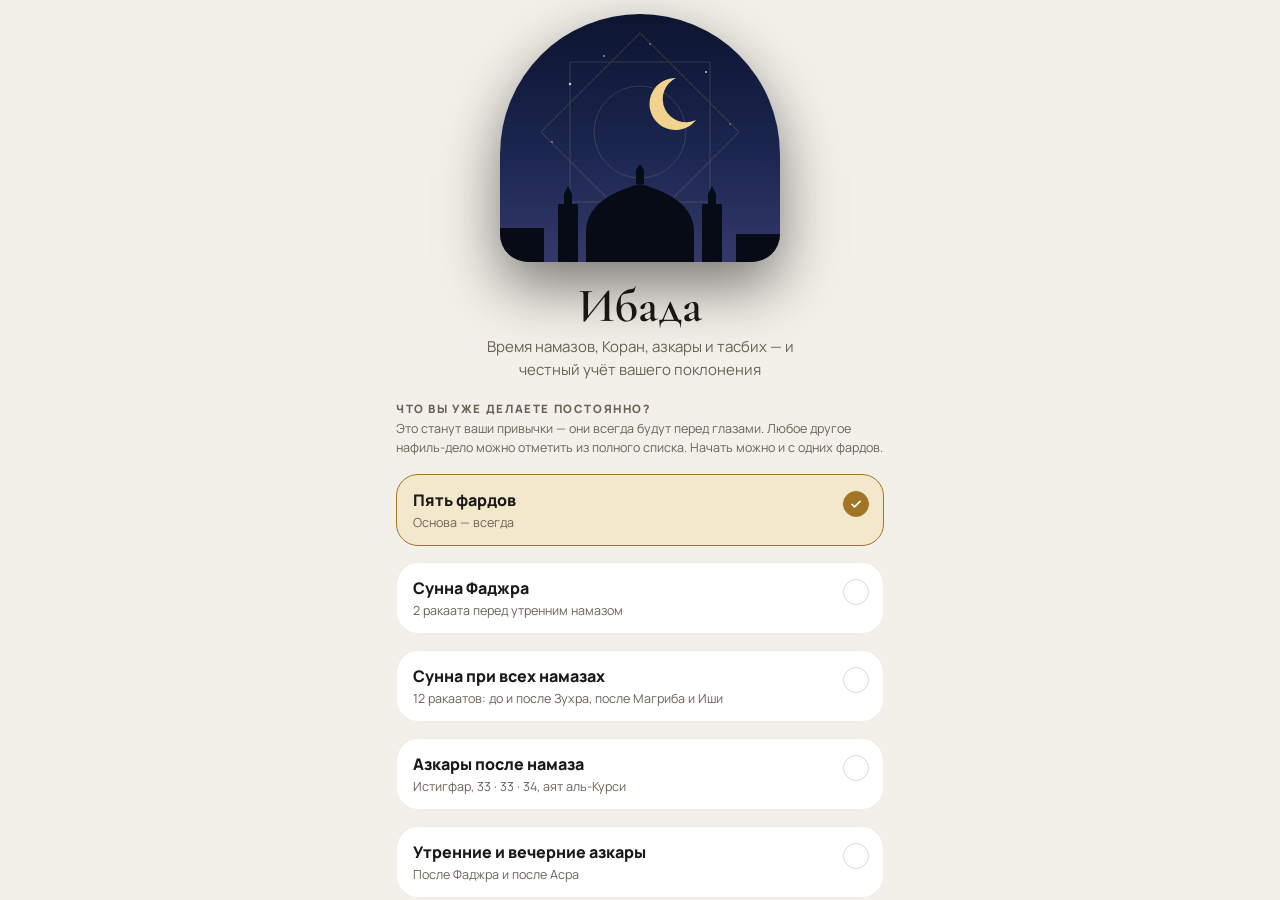
<file: index.html>
<!doctype html>
<html lang="ru">
<head>
<meta charset="utf-8">
<meta name="viewport" content="width=device-width, initial-scale=1, maximum-scale=1, viewport-fit=cover, user-scalable=no">
<meta name="color-scheme" content="dark light">
<meta name="theme-color" content="#0A0E1A">
<meta name="robots" content="noindex, nofollow">
<title>Ибада</title>
<link rel="preconnect" href="https://fonts.googleapis.com">
<link rel="preconnect" href="https://fonts.gstatic.com" crossorigin>
<link rel="stylesheet" href="https://fonts.googleapis.com/css2?family=Cormorant+Garamond:wght@500;600;700&family=Manrope:wght@400;500;600;700;800&family=Amiri:wght@400;700&family=Amiri+Quran&family=Literata:ital,wght@0,400;0,500;0,600;1,400&display=swap">
<link rel="preload" href="fonts/kfgqpc-hafs-18.woff2" as="font" type="font/woff2" crossorigin>
<link rel="stylesheet" href="styles.css?v=24">
<script src="https://telegram.org/js/telegram-web-app.js?59"></script>
</head>
<body>
<div id="sky" aria-hidden="true"></div>
<div id="app">
  <div id="scroll"><main id="screen" class="screen" aria-live="polite"></main></div>
  <div id="tabbar" class="tabbar"></div>
  <div id="overlay"></div>
</div>
<script src="adhan.min.js"></script>
<script src="sky.js?v=24"></script>
<script src="data.js?v=24"></script>
<script src="saadi-index.js?v=24"></script>
<script src="bot-config.js?v=24"></script>
<script src="app.js?v=24"></script>
</body>
</html>
</file>
<file: styles.css>
/* Ибада — «Живое небо» (v6) */
:root {
  --bg: #070B18; --surface: rgba(13,19,37,0.56); --surface2: rgba(255,255,255,0.06); --seg-on: rgba(255,255,255,0.15);
  --line: rgba(255,255,255,0.09); --line2: rgba(255,255,255,0.18);
  --glass: blur(20px) saturate(150%);
  --rose: #E0AAB1; --rose-soft: rgba(224,170,177,0.14);
  --hero-ink: #FFFFFF; --on-sky: rgba(255,255,255,0.80);
  --text: #F4EFE6; --sub: #A7AEC0; --muted: #7E879C;
  --gold: #E6BE6E; --gold-hi: #F2D38E; --on-gold: #1A1406; --gold-soft: rgba(230,190,110,0.14); --gold-line: rgba(230,190,110,0.28);
  --emerald: #56D1A6; --emerald-text: #7FE0BD; --emerald-soft: rgba(86,209,166,0.15); --on-emerald: #06281B;
  --blue: #8FB8F2; --blue-text: #A9C8F5; --blue-soft: rgba(143,184,242,0.16);
  --amber: #F2A65A; --amber-text: #F5B87A; --amber-soft: rgba(242,166,90,0.16);
  --red: #F08A8A; --red-text: #F4A3A3; --red-soft: rgba(240,138,138,0.16);
  --violet-text: #C3A6EE;
  --track: rgba(255,255,255,0.11);
  --tab-bg: rgba(13,19,37,0.62); --tab-shadow: 0 12px 34px rgba(0,0,0,0.40);
  --sheet: rgba(16,22,40,0.95); --scrim: rgba(4,8,18,0.55);
  --card-shadow: none; --hero-shadow: 0 20px 50px rgba(0,0,0,0.5);
  --safe-top: calc(var(--tg-safe-area-inset-top, 0px) + var(--tg-content-safe-area-inset-top, 0px));
  --safe-bottom: var(--tg-safe-area-inset-bottom, 0px);
  --serif: 'Cormorant Garamond', 'Georgia', serif;
  --sans: 'Manrope', system-ui, -apple-system, 'Segoe UI', sans-serif;
  --arabic: 'Amiri', 'Noto Naskh Arabic', serif;
  color-scheme: dark;
}
:root.light {
  --bg: #F3EDE2; --surface: rgba(255,255,255,0.68); --surface2: rgba(27,26,23,0.05); --seg-on: #FFFFFF;
  --line: rgba(27,26,23,0.08); --line2: rgba(27,26,23,0.16);
  --rose: #8E4752; --rose-soft: #F3E1E3;
  --hero-ink: #1B1A17; --on-sky: #4F493F;
  --text: #1B1A17; --sub: #5F584C; --muted: #6F685C;
  --gold: #9A6E22; --gold-hi: #8A5F17; --on-gold: #FFFFFF; --gold-soft: #F3E6C8; --gold-line: rgba(154,110,34,0.35);
  --emerald: #0F7A57; --emerald-text: #0F6B4D; --emerald-soft: #DDF0E7; --on-emerald: #FFFFFF;
  --blue: #1F5FAF; --blue-text: #1F4F91; --blue-soft: #DDE8F7;
  --amber: #A65A12; --amber-text: #8F4A0F; --amber-soft: #FBE6D2;
  --red: #B3261E; --red-text: #9F2219; --red-soft: #F9DEDC;
  --violet-text: #6E44A0;
  --track: rgba(27,26,23,0.10);
  --tab-bg: rgba(255,255,255,0.74); --tab-shadow: 0 10px 30px rgba(60,45,20,0.16);
  --sheet: rgba(255,255,255,0.97); --scrim: rgba(30,24,12,0.4);
  --card-shadow: 0 1px 2px rgba(60,45,20,0.06); --hero-shadow: 0 18px 40px rgba(60,45,20,0.2);
  color-scheme: light;
}

* { box-sizing: border-box; -webkit-tap-highlight-color: transparent; }
html, body { margin: 0; height: 100%; background: var(--bg); color: var(--text); font-family: var(--sans); -webkit-font-smoothing: antialiased; }
body { overflow: hidden; overscroll-behavior: none; }
button { font: inherit; color: inherit; cursor: pointer; }
input { font: inherit; color: inherit; }
button:focus-visible, a:focus-visible, input:focus-visible { outline: 2px solid var(--gold); outline-offset: 2px; }
.sr { position: absolute; width: 1px; height: 1px; overflow: hidden; clip: rect(0 0 0 0); white-space: nowrap; }
[hidden] { display: none !important; }

#app { position: fixed; inset: 0; z-index: 1; display: flex; flex-direction: column; }
#scroll { flex: 1 1 auto; overflow-y: auto; overflow-x: hidden; -webkit-overflow-scrolling: touch; scrollbar-width: none; overscroll-behavior: contain; }
#scroll::-webkit-scrollbar { display: none; }
.screen { max-width: 520px; margin: 0 auto; padding: calc(var(--safe-top) + 18px) 16px calc(116px + var(--safe-bottom)); display: flex; flex-direction: column; gap: 14px; }
.screen.no-tabs { padding-bottom: calc(28px + var(--safe-bottom)); }

/* типографика */
.h1 { margin: 0; padding: 0 4px; font-family: var(--serif); font-size: 36px; font-weight: 600; line-height: 1; }
.h2 { margin: 0; font-family: var(--serif); font-size: 25px; font-weight: 600; line-height: 1.1; }
.eyebrow { font-size: 11.5px; font-weight: 800; letter-spacing: 0.14em; text-transform: uppercase; color: var(--sub); padding: 0 4px; }
.sub { color: var(--sub); }
.small { font-size: 12.5px; }
.num { font-variant-numeric: tabular-nums; }
.ar { font-family: var(--arabic); direction: rtl; }
.row { display: flex; align-items: center; gap: 12px; }
.between { display: flex; align-items: center; justify-content: space-between; gap: 12px; }
.col { display: flex; flex-direction: column; gap: 2px; min-width: 0; }
.grow { flex: 1 1 auto; min-width: 0; }

/* поверхности */
.card { background: var(--surface); border: 1px solid var(--line); border-radius: 24px; box-shadow: var(--card-shadow); }
.card.pad { padding: 16px; }
.list > * + * { border-top: 1px solid var(--line); }
.list-row { display: flex; align-items: center; gap: 12px; padding: 13px 16px; width: 100%; background: none; border: 0; text-align: left; }
.chev { flex: none; color: var(--sub); }

/* кнопки */
.btn { min-height: 48px; border-radius: 16px; border: 0; padding: 0 18px; font-weight: 800; font-size: 15px; display: inline-flex; align-items: center; justify-content: center; gap: 8px; }
.btn.gold { background: var(--gold); color: var(--on-gold); }
.btn.ghost { background: transparent; border: 1px solid var(--line2); color: var(--text); }
.btn.block { width: 100%; }
.btn.sm { min-height: 40px; font-size: 13.5px; border-radius: 13px; padding: 0 14px; }
.chip { flex: none; min-height: 38px; padding: 0 14px; border-radius: 19px; border: 1px solid var(--line2); background: var(--surface); color: var(--text); font-size: 13px; font-weight: 700; white-space: nowrap; display: inline-flex; align-items: center; gap: 6px; }
.chip.on { background: var(--gold); border-color: var(--gold); color: var(--on-gold); }
.chips { display: flex; gap: 8px; overflow-x: auto; scrollbar-width: none; margin: 0 -16px; padding: 0 16px; }
.chips::-webkit-scrollbar { display: none; }
.seg { display: grid; grid-auto-columns: minmax(0, 1fr); grid-auto-flow: column; gap: 3px; padding: 4px; border-radius: 18px; background: var(--surface); border: 1px solid var(--line); }
.seg button { min-height: 40px; border: 0; border-radius: 14px; background: transparent; color: var(--sub); font-size: 14px; font-weight: 800; }
.seg button.on { background: var(--seg-on); color: var(--text); box-shadow: var(--card-shadow); }
.seg.mini { padding: 3px; border-radius: 14px; background: var(--surface); border: 0; }
.seg.mini button { min-height: 34px; font-size: 12px; padding: 0 12px; border-radius: 11px; }
.icon-btn { width: 44px; height: 44px; border-radius: 14px; border: 1px solid var(--line); background: var(--surface); display: inline-flex; align-items: center; justify-content: center; color: var(--text); flex: none; }

.dot { width: 8px; height: 8px; border-radius: 50%; display: inline-block; flex: none; }

/* статусы намаза */
.st-none { background: transparent; color: var(--text); box-shadow: inset 0 0 0 1px var(--line2); }
.st-mosque { background: var(--gold-soft); color: var(--gold-hi); }
.st-jamaat { background: var(--blue-soft); color: var(--blue-text); }
.st-juma { background: var(--gold-soft); color: var(--gold-hi); }
.st-done { background: var(--emerald-soft); color: var(--emerald-text); }
.st-qada { background: var(--amber-soft); color: var(--amber-text); }
.st-missed { background: var(--rose-soft); color: var(--rose); }
.bar { height: 5px; border-radius: 3px; background: var(--track); overflow: hidden; display: block; }
.bar > span { display: block; height: 100%; border-radius: 3px; background: var(--gold); transition: width .3s; }

/* строки доп. сунны */
.x-row { display: flex; align-items: center; gap: 12px; padding: 10px 16px; }
.stepper { display: flex; align-items: center; gap: 6px; flex: none; }
.step { width: 44px; height: 44px; border-radius: 14px; border: 1px solid var(--line); background: var(--surface2); display: flex; align-items: center; justify-content: center; padding: 0; }
.step.plus { background: var(--gold); border-color: var(--gold); color: var(--on-gold); }

/* тасбих */
.tasbih { position: relative; width: 288px; height: 288px; margin: 0 auto; }
.bead { position: absolute; width: 13px; height: 13px; border-radius: 50%; background: var(--track); transition: background .15s, box-shadow .15s; }
.bead.on { background: var(--gold); box-shadow: 0 0 10px rgba(230,190,110,0.45); }
.tap { position: absolute; left: 44px; top: 44px; width: 200px; height: 200px; border-radius: 50%; border: 1px solid var(--gold-line); background: radial-gradient(circle at 50% 35%, var(--surface2) 0%, var(--surface) 70%); display: flex; flex-direction: column; align-items: center; justify-content: center; gap: 2px; box-shadow: 0 18px 40px rgba(0,0,0,0.35); user-select: none; touch-action: manipulation; transition: transform .08s; }
.tap:active, .tap.pressed { transform: scale(0.97); }
.tap { touch-action: none; -webkit-tap-highlight-color: transparent; }
.tap-count { font-family: var(--serif); font-size: 78px; font-weight: 600; line-height: 1; }
.z-grid { display: grid; grid-template-columns: repeat(2, minmax(0, 1fr)); gap: 8px; }
.z-cell { display: flex; flex-direction: column; gap: 8px; padding: 12px; border-radius: 16px; border: 1px solid var(--line); background: var(--surface); text-align: left; }

/* азкары и тексты */
.zk { padding: 16px; display: flex; flex-direction: column; gap: 12px; }
.zk.done { border-color: color-mix(in srgb, var(--emerald) 50%, transparent); background: color-mix(in srgb, var(--emerald) 6%, var(--surface)); }
.zk-ar { margin: 0; font-family: var(--arabic); direction: rtl; text-align: right; font-size: 22px; line-height: 1.95; white-space: pre-line; }
.zk-ru { margin: 0; font-size: 13.5px; line-height: 1.5; color: var(--sub); }
.times { flex: none; font-size: 11.5px; font-weight: 800; padding: 5px 10px; border-radius: 999px; background: var(--gold-soft); color: var(--gold-hi); }

/* Коран */
.star { position: relative; width: 40px; height: 40px; flex: none; display: flex; align-items: center; justify-content: center; font-size: 12px; font-weight: 800; }
.star svg { position: absolute; inset: 0; }
.continue { position: relative; overflow: hidden; border-radius: 28px; border: 1px solid var(--gold-line); background: linear-gradient(160deg, var(--surface2) 0%, var(--surface) 70%); padding: 18px; display: flex; gap: 16px; text-align: left; width: 100%; }
.continue-arch { width: 88px; flex: none; border-radius: 44px 44px 14px 14px; background: var(--gold-soft); border: 1px solid var(--gold-line); display: flex; flex-direction: column; align-items: center; justify-content: center; gap: 4px; padding: 14px 4px; }
.ayah { padding: 16px; display: flex; flex-direction: column; gap: 10px; }
.ayah-ar { margin: 0; font-family: 'Amiri Quran', var(--arabic); direction: rtl; text-align: right; font-size: 26px; line-height: 2.2; }
.ayah-n { width: 30px; height: 30px; border-radius: 50%; border: 1px solid var(--gold-line); color: var(--gold); display: inline-flex; align-items: center; justify-content: center; font-size: 11px; font-weight: 800; }
.search { display: flex; align-items: center; gap: 10px; min-height: 48px; padding: 0 14px; border-radius: 16px; background: var(--surface); border: 1px solid var(--line); color: var(--sub); }
.search input { flex: 1 1 auto; min-width: 0; border: 0; outline: none; background: transparent; font-size: 15px; color: var(--text); }

/* прогресс */
.bars { height: 150px; display: grid; grid-template-columns: repeat(7, minmax(0, 1fr)); gap: 10px; border-bottom: 1px solid var(--line2); }
.bars button { height: 100%; border: 0; padding: 0; background: none; display: flex; justify-content: center; }
.bars .trk { position: relative; display: block; width: 100%; max-width: 28px; height: 100%; border-radius: 6px 6px 0 0; background: color-mix(in srgb, var(--text) 4%, transparent); }
.bars .fill { position: absolute; left: 0; right: 0; bottom: 0; border-radius: 6px 6px 0 0; background: color-mix(in srgb, var(--gold) 45%, transparent); }
.bars button.on .fill { background: var(--gold-hi); }
.cal { display: grid; grid-template-columns: repeat(7, minmax(0, 1fr)); gap: 5px; }
.cal button { height: 40px; border: 0; border-radius: 12px; padding: 0; font-size: 13px; font-weight: 600; }
.cal .on { box-shadow: 0 0 0 2px var(--surface), 0 0 0 4px var(--text); }
.h0 { background: color-mix(in srgb, var(--text) 5%, transparent); color: var(--muted); }
.h1c { background: #3A3220; color: #F4EFE6; } .h2c { background: #6B5530; color: #F4EFE6; } .h3c { background: #A88444; color: #1A1406; } .h4c { background: #E6BE6E; color: #1A1406; }
:root.light .h1c { background: #F3E6C8; color: #1B1A17; } :root.light .h2c { background: #E2C78F; color: #1B1A17; } :root.light .h3c { background: #C49A4C; color: #1B1A17; } :root.light .h4c { background: #8A5F17; color: #FFFFFF; }
.tiles3 { display: grid; grid-template-columns: repeat(3, minmax(0, 1fr)); gap: 8px; }
.stat { border-radius: 18px; background: var(--surface); border: 1px solid var(--line); padding: 12px; display: flex; flex-direction: column; gap: 4px; }
.stat b { font-family: var(--serif); font-size: 30px; font-weight: 700; line-height: 1; }
.big-serif { font-family: var(--serif); font-weight: 600; line-height: 0.9; color: var(--gold-hi); }

/* кибла */
.qibla { position: relative; height: 400px; border-radius: 50vw 50vw 30px 30px / 179px 179px 30px 30px; overflow: hidden; background: radial-gradient(circle at 50% 42%, #1B2748 0%, #111A30 60%, #0D1426 100%); border: 1px solid var(--gold-line); color: #F4EFE6; }
.compass { position: absolute; left: 50%; top: 58px; width: 230px; height: 230px; margin-left: -115px; }
.needle { transition: transform .25s ease-out; transform-origin: 115px 115px; }

/* переключатель */
.switch { flex: none; height: 44px; padding: 0; border: 0; background: none; display: flex; align-items: center; }
.switch i { position: relative; display: block; width: 50px; height: 30px; border-radius: 15px; background: var(--seg-on); transition: background .2s; }
.switch i::after { content: ''; position: absolute; top: 3px; left: 3px; width: 24px; height: 24px; border-radius: 50%; background: #fff; box-shadow: 0 1px 3px rgba(0,0,0,0.3); transition: left .2s; }
.switch[aria-checked="true"] i { background: var(--gold); }
.switch[aria-checked="true"] i::after { left: 23px; }
:root.light .switch i { background: #D9D1C1; }
:root.light .switch[aria-checked="true"] i { background: var(--gold); }

/* нижнее меню */
.tabbar { position: fixed; left: 0; right: 0; bottom: 0; padding: 0 16px calc(14px + var(--safe-bottom)); pointer-events: none; z-index: 10; }
.tabbar nav { pointer-events: auto; max-width: 488px; margin: 0 auto; height: 68px; border-radius: 34px; background: var(--tab-bg); border: 1px solid var(--line); backdrop-filter: blur(24px) saturate(160%); -webkit-backdrop-filter: blur(24px) saturate(160%); box-shadow: var(--tab-shadow); display: grid; grid-template-columns: repeat(5, minmax(0, 1fr)); padding: 0 6px; }
.tabbar button { border: 0; background: none; display: flex; flex-direction: column; align-items: center; justify-content: center; gap: 3px; color: var(--sub); font-size: 10.5px; font-weight: 700; }
.tabbar button[aria-current="page"] { color: var(--gold); }

/* шторка */
.scrim { position: fixed; inset: 0; z-index: 30; background: var(--scrim); border: 0; padding: 0; animation: fade .18s ease; }
.sheet { position: fixed; left: 8px; right: 8px; bottom: calc(8px + var(--safe-bottom)); z-index: 31; max-width: 504px; margin: 0 auto; max-height: 86vh; overflow-y: auto; border-radius: 30px; background: var(--sheet); border: 1px solid var(--line); backdrop-filter: blur(24px); -webkit-backdrop-filter: blur(24px); padding: 10px 14px 16px; display: flex; flex-direction: column; gap: 8px; box-shadow: 0 -10px 40px rgba(0,0,0,0.35); animation: rise .22s cubic-bezier(.2,.8,.2,1); }
.grab { width: 40px; height: 5px; border-radius: 3px; background: var(--line2); align-self: center; flex: none; }
.opt { min-height: 60px; display: flex; align-items: center; gap: 12px; padding: 8px 12px; border-radius: 18px; border: 1px solid var(--line); background: transparent; text-align: left; width: 100%; }
.opt.on { border: 1.5px solid var(--gold); background: var(--surface2); }
.opt-pct { width: 56px; height: 38px; flex: none; border-radius: 12px; display: flex; align-items: center; justify-content: center; font-size: 13px; font-weight: 800; }
.toast { position: fixed; left: 50%; bottom: calc(100px + var(--safe-bottom)); transform: translateX(-50%); z-index: 40; background: var(--sheet); color: var(--text); border: 1px solid var(--line2); padding: 10px 16px; border-radius: 14px; font-size: 13.5px; font-weight: 700; box-shadow: 0 10px 30px rgba(0,0,0,0.3); animation: fade .2s ease; max-width: 90vw; text-align: center; }
@keyframes fade { from { opacity: 0; } to { opacity: 1; } }
@keyframes rise { from { transform: translateY(24px); opacity: 0; } to { transform: none; opacity: 1; } }

/* онбординг */
.onb-arch { position: relative; width: 280px; height: 248px; margin: 0 auto; border-radius: 140px 140px 28px 28px; overflow: hidden; background: linear-gradient(180deg, #0C1430 0%, #1B2650 55%, #34396A 100%); box-shadow: 0 24px 60px rgba(0,0,0,0.5); }
.level { width: 100%; display: flex; align-items: flex-start; gap: 12px; padding: 14px 14px 14px 16px; border-radius: 22px; border: 1px solid var(--line); background: var(--surface); text-align: left; }
.level.on { border: 1.5px solid var(--gold); background: var(--gold-soft); }
.radio { width: 26px; height: 26px; flex: none; margin-top: 2px; border-radius: 50%; border: 1.5px solid var(--line2); display: flex; align-items: center; justify-content: center; color: var(--on-gold); }
.level.on .radio { background: var(--gold); border-color: var(--gold); }

.empty { padding: 28px 20px; display: flex; flex-direction: column; align-items: center; gap: 8px; text-align: center; border-style: dashed; }
.loading { padding: 24px; text-align: center; color: var(--sub); }

@media (prefers-reduced-motion: reduce) { * { animation: none !important; transition: none !important; } }

/* время намазов */
.tm { display: flex; flex-direction: column; gap: 10px; padding: 14px; border-radius: 20px; background: var(--surface); border: 1px solid var(--line); }
.tm-line { display: flex; align-items: center; justify-content: space-between; gap: 10px; }
.tm-line.end { justify-content: flex-end; }
.tm-lbl { flex: none; width: 52px; font-size: 13px; font-weight: 700; color: var(--sub); }
.tm .step { width: 38px; height: 38px; border-radius: 12px; }
.tm .seg.mini { flex: 1 1 auto; min-width: 0; }
.tm .seg.mini button { padding: 0 6px; }
.tm-big { font-family: var(--serif); font-size: 28px; font-weight: 700; line-height: 1; }
.tm-time { display: flex; align-items: center; min-height: 40px; padding: 0 12px; border-radius: 12px; background: var(--surface2); border: 1px solid var(--line); }
.tm-time input { border: 0; outline: none; background: transparent; color: var(--text); font: inherit; font-size: 17px; font-weight: 800; font-variant-numeric: tabular-nums; min-width: 92px; }

/* путь, знаки, цели, летопись */
.icon-btn.sm { width: 34px; height: 34px; border-radius: 11px; color: var(--sub); background: transparent; }
.gm-goal { display: flex; flex-direction: column; gap: 10px; text-align: left; width: 100%; border-color: rgba(195,166,238,0.28); background: linear-gradient(160deg, rgba(195,166,238,0.10), transparent 70%), var(--surface); }
.gm-goal.done { border-color: var(--emerald-soft); background: linear-gradient(160deg, var(--emerald-soft), transparent 70%), var(--surface); }
.gm-goal-t { font-size: 17px; font-weight: 800; line-height: 1.3; }
.gm-dots { display: flex; gap: 6px; }
.gm-dots i { flex: 1 1 0; max-width: 40px; height: 8px; border-radius: 4px; background: var(--track); transition: background .3s; }
.gm-dots i.on { background: var(--violet-text); }
.gm-goal.done .gm-dots i.on { background: var(--emerald); }
.gm-stage { padding: 18px 16px 16px; display: flex; flex-direction: column; gap: 14px; background: radial-gradient(120% 90% at 100% 0%, var(--gold-soft), transparent 60%), var(--surface); border-color: var(--gold-line); }
.gm-stars { display: flex; justify-content: space-between; }
.gm-stars svg g { fill: none; stroke: var(--line2); stroke-width: 1.2; }
.gm-stars svg.on g { fill: var(--gold-soft); stroke: var(--gold); }
.gm-stars svg.on { filter: drop-shadow(0 0 4px rgba(230,190,110,.45)); }
.gm-hadith { font-family: var(--serif); font-size: 17px; font-style: italic; line-height: 1.35; color: var(--text); border-left: 2px solid var(--gold-line); padding-left: 12px; }
.gm-hadith .sub { display: block; font-family: var(--sans); font-style: normal; font-size: 12px; margin-top: 4px; }
.gm-grid { display: grid; grid-template-columns: repeat(3, minmax(0, 1fr)); gap: 8px; }
.gm-cell { display: flex; flex-direction: column; align-items: center; gap: 6px; padding: 12px 6px 12px; border-radius: 20px; border: 1px solid var(--line); background: var(--surface); }
.gm-cell.on { border-color: var(--line2); }
.gm-cell-t { font-size: 12px; font-weight: 700; line-height: 1.25; text-align: center; min-height: 30px; color: var(--sub); }
.gm-cell.on .gm-cell-t { color: var(--text); }
.emb { display: block; flex: none; }
.gm-award { display: flex; flex-direction: column; align-items: center; text-align: center; gap: 8px; padding: 6px 8px 8px; }
.gm-glow { position: relative; padding: 6px; animation: pop .5s cubic-bezier(.2,1.4,.4,1); }
.gm-glow::before { content: ''; position: absolute; inset: -10%; border-radius: 50%; background: radial-gradient(circle, rgba(230,190,110,.28), transparent 65%); animation: glow 2.4s ease-in-out infinite; }
.gm-glow svg { position: relative; }
.gm-list { display: flex; flex-direction: column; gap: 8px; padding: 2px 6px 6px; font-size: 14px; line-height: 1.5; }
.gm-list p { margin: 0; }
.gm-chron-head { display: flex; flex-direction: column; gap: 6px; padding: 6px 6px 2px; }
.gm-chron-hero { padding: 16px; display: flex; justify-content: space-between; align-items: flex-end; background: radial-gradient(120% 90% at 0% 0%, var(--gold-soft), transparent 60%), var(--surface); border-color: var(--gold-line); }
.gm-dua { text-align: center; padding: 8px 10px; display: flex; flex-direction: column; gap: 4px; }
.gm-dua p { margin: 0; line-height: 1.5; }
.gm-dua .ar { font-size: 24px; line-height: 1.8; color: var(--gold-hi); }
@keyframes pop { from { transform: scale(.6); opacity: 0; } to { transform: none; opacity: 1; } }
@keyframes glow { 0%, 100% { opacity: .6; transform: scale(.95); } 50% { opacity: 1; transform: scale(1.05); } }
@media (prefers-reduced-motion: reduce) { .gm-glow, .gm-glow::before { animation: none; } }

/* ===== «Живое небо» ===== */
@property --s1 { syntax: '<color>'; inherits: true; initial-value: #070D20; }
@property --s2 { syntax: '<color>'; inherits: true; initial-value: #0E1631; }
@property --s3 { syntax: '<color>'; inherits: true; initial-value: #1E2A55; }
#sky { position: fixed; inset: 0; z-index: 0; overflow: hidden; pointer-events: none; background: var(--bg); }
#sky.ready { transition: --s1 50s linear, --s2 50s linear, --s3 50s linear; }
.sky-g { position: absolute; inset: 0; background: linear-gradient(180deg, var(--s1) 0%, var(--s2) 52%, var(--s3) 100%); }
.sky-stars { position: absolute; left: 0; top: 0; width: 100%; height: 100%; opacity: 0; }
#sky.ready .sky-stars { transition: opacity 50s linear; }
.sky-stars .tw { animation: twinkle 7s ease-in-out infinite; }
@keyframes twinkle { 50% { opacity: .2; } }
.sky-sun, .sky-moon { position: absolute; left: 0; top: 0; opacity: 0; will-change: transform; }
#sky.ready .sky-sun, #sky.ready .sky-moon { transition: transform 50s linear, opacity .8s ease; }
.sky-sun { width: 26px; height: 26px; margin: -13px 0 0 -13px; border-radius: 50%; background: radial-gradient(circle, #FFF9E8 0%, #FFE6A8 55%, #FFD27A 100%); box-shadow: 0 0 36px 12px rgba(255,214,140,.42), 0 0 150px 70px rgba(255,214,140,.16); }
.sky-sun.low { background: radial-gradient(circle, #FFEBD0 0%, #FFB878 60%, #FF9454 100%); box-shadow: 0 0 40px 14px rgba(255,150,90,.42), 0 0 170px 80px rgba(255,140,80,.18); }
.sky-moon { width: 30px; height: 30px; margin: -15px 0 0 -15px; filter: drop-shadow(0 0 10px rgba(244,231,194,.45)); }
.sky-moon svg { display: block; }
.sky-dim { position: absolute; inset: 0; background: #04060E; opacity: 0; transition: opacity .5s ease; }
#sky.light .sky-dim { background: #F3EDE2; }
#sky.light .sky-sun { box-shadow: 0 0 50px 24px rgba(255,214,140,.38); }
#sky.lowfx, #sky.lowfx * { transition: none !important; animation: none !important; }

/* стекло */
.card, .tile, .stat, .gm-cell, .z-cell, .tm, .level, .search, .continue, .daytype, .seg:not(.mini), .tap { -webkit-backdrop-filter: var(--glass); backdrop-filter: var(--glass); }
:root.lowfx { --surface: rgba(13,19,37,0.90); --glass: none; --tab-bg: rgba(13,19,37,0.95); }
:root.lowfx.light { --surface: rgba(255,255,255,0.94); --tab-bg: rgba(255,255,255,0.96); }
:root.lowfx .sheet { -webkit-backdrop-filter: none; backdrop-filter: none; }

.dnote { display: inline-flex; align-items: center; gap: 6px; margin-top: 6px; font-size: 12.5px; font-weight: 800; color: var(--gold-hi); }

/* план чтения */
.rd { display: flex; flex-direction: column; gap: 10px; text-align: left; width: 100%; }
.rd-ico { width: 40px; height: 40px; border-radius: 13px; display: grid; place-items: center; flex: none; background: var(--gold-soft); color: var(--gold-hi); }
.rd-big { font-family: var(--serif); font-size: 32px; font-weight: 700; line-height: 1; color: var(--gold-hi); }
.rd-bars { display: flex; align-items: flex-end; gap: 4px; height: 70px; margin-top: 6px; }
.rd-bar { position: relative; flex: 1 1 0; height: 100%; border-radius: 5px 5px 0 0; background: var(--track); display: flex; align-items: flex-end; overflow: hidden; }
.rd-bar i { display: block; width: 100%; background: color-mix(in srgb, var(--gold) 55%, transparent); border-radius: 5px 5px 0 0; }
.rd-bar.on i { background: var(--gold-hi); }
.rd-bar b { position: absolute; left: 0; right: 0; top: 2px; text-align: center; font-size: 9.5px; font-weight: 800; color: var(--sub); }
.rd-bar.off { opacity: .35; }

/* ===== v9: тафсир ас-Саади в читалке ===== */
.rd-main { display: flex; flex-direction: column; gap: 10px; width: 100%; text-align: left; background: none; border: 0; padding: 0; color: inherit; }
.rd-go svg, .btn[data-a="readOpen"] svg { width: 18px; height: 18px; flex: none; }
.tf-cont { display: flex; align-items: center; gap: 12px; width: 100%; text-align: left; }
.tf-plan { display: flex; align-items: center; gap: 12px; width: 100%; text-align: left; padding: 10px 12px; border-radius: 20px; border: 1px solid var(--gold-line); background: var(--gold-soft); color: var(--text); }
.tf-plan .rd-ico { width: 36px; height: 36px; border-radius: 12px; }
.tfg { gap: 14px; }
.tf-ay { display: flex; flex-direction: column; gap: 10px; scroll-margin-top: 12px; }
.tf-ay + .tf-ay { border-top: 1px dashed var(--line2); padding-top: 12px; }
.tf-body { border-top: 1px solid var(--gold-line); padding-top: 14px; display: flex; flex-direction: column; gap: 12px; }
.tf-body p { margin: 0; font-size: 16px; line-height: 1.68; color: var(--text); text-wrap: pretty; hyphens: auto; -webkit-hyphens: auto; }
.tf-lbl { font-size: 11px; font-weight: 800; letter-spacing: .14em; text-transform: uppercase; color: var(--gold); }
.tf-foot { display: flex; justify-content: flex-end; }
.tf-mark { min-height: 38px; padding: 0 16px; border-radius: 19px; border: 1px solid var(--gold-line); background: transparent; color: var(--gold-hi); font-size: 13px; font-weight: 800; display: inline-flex; align-items: center; gap: 6px; }
.tf-mark.on { border-color: transparent; background: var(--emerald-soft); color: var(--emerald-text); }
.tf-mark svg { width: 16px; height: 16px; }
.tf-line { display: flex; align-items: center; gap: 10px; font-size: 11.5px; font-weight: 800; letter-spacing: .08em; text-transform: uppercase; color: var(--emerald-text); padding: 2px 4px; }
.tf-line::before, .tf-line::after { content: ''; flex: 1; height: 1px; background: currentColor; opacity: .45; }
.tf-line.gold { color: var(--gold-hi); }
.tf-src { padding: 2px 6px 8px; line-height: 1.5; }

/* ===== v10: чтение Корана ===== */
@font-face { font-family: 'KFGQPC Hafs'; src: url('fonts/kfgqpc-hafs-18.woff2') format('woff2'); font-display: block; }
:root { --quran: 'KFGQPC Hafs', 'Amiri Quran', serif; --book: 'Literata', Georgia, serif; --rfs: 18px; --ras: 30px; }
body.reading { --r-bg: #0C1120; --r-bar: rgba(12,17,32,0.94); --r-text: #EEE8DA; --r-text2: #DCD5C6; --r-sub: #98A1B5; --r-gold: #E6BE6E; --r-goldhi: #F2D38E; --r-gline: rgba(230,190,110,0.30); --r-line: rgba(255,255,255,0.08); --r-chip: rgba(255,255,255,0.07); --r-segon: rgba(255,255,255,0.14); --r-pill: rgba(24,31,52,0.96); --r-shadow: rgba(0,0,0,0.42); --r-sel: rgba(230,190,110,0.11); --r-em: #6FDDB5; --r-emsoft: rgba(111,221,181,0.11); --r-ongold: #1A1406; }
body.reading.rbg-sepia { --r-bg: #F3EBDC; --r-bar: rgba(243,235,220,0.95); --r-text: #33281C; --r-text2: #43372A; --r-sub: #6E5E49; --r-gold: #97702B; --r-goldhi: #7E5C1E; --r-gline: rgba(151,112,43,0.35); --r-line: rgba(58,46,33,0.13); --r-chip: rgba(58,46,33,0.07); --r-segon: #FFFBF3; --r-pill: rgba(255,251,243,0.97); --r-shadow: rgba(80,60,30,0.18); --r-sel: rgba(151,112,43,0.12); --r-em: #256E52; --r-emsoft: rgba(37,110,82,0.10); --r-ongold: #FFF8EA; }
body.reading.rbg-day { --r-bg: #FBFAF7; --r-bar: rgba(251,250,247,0.95); --r-text: #1D2230; --r-text2: #2C3242; --r-sub: #5D6578; --r-gold: #9A7430; --r-goldhi: #7E5C1E; --r-gline: rgba(154,116,48,0.32); --r-line: rgba(20,24,36,0.10); --r-chip: rgba(20,24,36,0.06); --r-segon: #FFFFFF; --r-pill: rgba(255,255,255,0.97); --r-shadow: rgba(20,24,36,0.14); --r-sel: rgba(154,116,48,0.11); --r-em: #1F6E50; --r-emsoft: rgba(31,110,80,0.09); --r-ongold: #FFFFFF; }
body.reading.rbg-sky { --r-bg: transparent; --r-bar: rgba(10,16,34,0.72); --r-pill: rgba(18,25,46,0.9); }
body.reading #scroll { background: var(--r-bg); }
.screen.reader { padding: 0 0 calc(104px + var(--safe-bottom)); gap: 0; max-width: 680px; color: var(--r-text); }
.screen.reader .sub { color: var(--r-sub); }
.qpad { padding: 0 16px; }
/* шапка */
.rh { position: sticky; top: 0; z-index: 6; padding: var(--safe-top) 10px 0; background: var(--r-bar); border-bottom: 1px solid var(--r-line); -webkit-backdrop-filter: blur(14px); backdrop-filter: blur(14px); transition: transform .25s ease; }
.rh.hid { transform: translateY(-100%); }
.rh-row { height: 56px; display: flex; align-items: center; gap: 8px; }
.rh-i { width: 44px; height: 44px; flex: none; border: 0; border-radius: 14px; background: var(--r-chip); color: var(--r-text); display: flex; align-items: center; justify-content: center; }
.rh-aa { font-family: var(--book); font-size: 17px; font-weight: 600; }
.rh-t { flex: 1 1 auto; min-width: 0; border: 0; background: none; color: var(--r-text); display: flex; flex-direction: column; align-items: center; gap: 1px; padding: 0; }
.rh-n { display: flex; align-items: center; gap: 4px; max-width: 100%; font-size: 16px; font-weight: 800; white-space: nowrap; overflow: hidden; text-overflow: ellipsis; }
.rh-s { font-size: 12px; font-weight: 600; color: var(--r-sub); font-variant-numeric: tabular-nums; }
.seg.mini.rh-seg { margin: 0 6px 8px; background: var(--r-chip); }
.rh-seg button { color: var(--r-sub); }
.rh-seg button.on { background: var(--r-segon); color: var(--r-text); box-shadow: none; }
.rh-p { height: 2px; margin: 0 -10px; background: var(--r-chip); }
.rh-p i { display: block; height: 100%; background: var(--r-gold); transition: width .3s ease; }
/* заголовок суры */
.qsh { margin: 16px 16px 4px; border-radius: 18px; border: 1px solid var(--r-gline); background: var(--r-sel); padding: 8px 14px; display: flex; flex-direction: column; align-items: center; gap: 1px; text-align: center; }
.qsh-ar { font-family: 'Amiri', var(--quran); font-size: 24px; line-height: 1.55; color: var(--r-goldhi); }
.qsh-m { font-size: 12px; font-weight: 700; color: var(--r-sub); }
.qbas { margin: 8px 16px 2px; text-align: center; font-family: var(--quran); font-size: calc(var(--ras) * 0.9); line-height: 2; color: var(--r-goldhi); }
.qnote { margin: 10px 16px; padding: 10px 14px; border-radius: 14px; background: var(--r-chip); color: var(--r-sub); font-size: 13px; line-height: 1.45; }
.qload { padding: 48px 20px; text-align: center; color: var(--r-sub); }
/* аят с переводом */
.qa { margin: 0 8px; padding: 14px 12px 16px; border-bottom: 1px solid var(--r-line); display: flex; flex-direction: column; gap: 10px; cursor: pointer; -webkit-tap-highlight-color: transparent; transition: background .2s ease; scroll-margin-top: calc(var(--safe-top) + 106px); }
.qa.sel { background: var(--r-sel); border-radius: 18px; border-bottom-color: transparent; }
.qa-top { display: flex; align-items: flex-start; gap: 12px; }
.qa-n { flex: none; display: flex; flex-direction: column; align-items: center; gap: 2px; margin-top: 4px; color: var(--r-goldhi); }
.qa-n .star { width: 36px; height: 36px; font-size: 11.5px; color: var(--r-goldhi); }
.qa-n .star svg { width: 36px; height: 36px; }
.qa-bm { color: var(--r-gold); display: flex; }
.qar { flex: 1 1 auto; min-width: 0; margin: 0; font-family: var(--quran); font-size: var(--ras); line-height: 2.05; text-align: right; color: var(--r-text); }
.qru { margin: 0; font-family: var(--book); font-size: var(--rfs); line-height: 1.55; color: var(--r-text); }
body.rplain .qru, body.rplain .qtf p, body.rplain .tfa-b p, body.rplain .tfa-tr { font-family: var(--sans); }
.screen.reader .star svg rect { stroke: var(--r-gold); }
/* только арабский: страница мусхафа */
.mp { margin: 10px 0 0; padding: 0 18px; font-family: var(--quran); font-size: var(--ras); line-height: 2.2; text-align: justify; text-align-last: center; color: var(--r-text); }
.ma { cursor: pointer; border-radius: 10px; -webkit-tap-highlight-color: transparent; scroll-margin-top: calc(var(--safe-top) + 106px); transition: background .2s ease; }
.ma.sel { background: var(--r-sel); box-shadow: 0 0 0 4px var(--r-sel); }
.mpn { display: flex; align-items: center; gap: 12px; margin: 4px 20px 6px; font-size: 11.5px; font-weight: 800; color: var(--r-sub); font-variant-numeric: tabular-nums; }
.mpn::before, .mpn::after { content: ''; flex: 1; height: 1px; background: var(--r-line); }
/* тафсир */
.qg { display: flex; flex-direction: column; }
.qg .qa { border-bottom: 0; padding-bottom: 4px; }
.qtf { margin: 0 20px; padding: 4px 0 16px; border-bottom: 1px solid var(--r-line); }
.qtf-l { display: flex; align-items: center; gap: 10px; padding: 8px 0 12px; font-size: 11px; font-weight: 800; letter-spacing: .15em; text-transform: uppercase; color: var(--r-gold); }
.qtf-l::after { content: ''; flex: 1; height: 1px; background: var(--r-gline); }
.qtf p { margin: 0 0 14px; font-family: var(--book); font-size: calc(var(--rfs) - 0.5px); line-height: 1.72; color: var(--r-text2); hyphens: auto; -webkit-hyphens: auto; text-wrap: pretty; }
.qtf-foot { display: flex; justify-content: flex-end; padding: 10px 20px 14px; }
.screen.reader .tf-mark { border-color: var(--r-gline); color: var(--r-goldhi); }
.screen.reader .tf-mark.on { background: var(--r-emsoft); color: var(--r-em); border-color: transparent; }
.screen.reader .tf-line { color: var(--r-em); margin: 10px 0; }
.qnorm { margin: 14px 16px; padding: 12px 14px; border-radius: 16px; background: var(--r-sel); color: var(--r-goldhi); display: flex; align-items: center; gap: 10px; }
.qnorm.done { background: var(--r-emsoft); color: var(--r-em); }
.qnorm span { display: flex; flex-direction: column; gap: 2px; }
.qnorm b { font-size: 14px; font-weight: 800; }
.qnorm small { font-size: 12.5px; font-weight: 600; opacity: .85; }
.qnext { padding: 18px 16px 6px; gap: 8px; }
.screen.reader .btn.ghost { color: var(--r-text); border-color: var(--r-line); }
.screen.reader .tf-src { padding-top: 14px; line-height: 1.5; }
.screen.reader .card { background: var(--r-chip); border-color: var(--r-line); color: var(--r-text); }
/* нижняя плашка */
.qpill { position: fixed; left: 50%; transform: translateX(-50%); width: min(520px, calc(100% - 28px)); bottom: calc(14px + var(--safe-bottom)); z-index: 7; min-height: 60px; border-radius: 30px; background: var(--r-pill); border: 1px solid var(--r-line); box-shadow: 0 12px 30px var(--r-shadow); display: flex; align-items: center; gap: 6px; padding: 0 7px; color: var(--r-text); -webkit-backdrop-filter: blur(16px); backdrop-filter: blur(16px); }
.qp-b { width: 44px; height: 44px; flex: none; border: 0; border-radius: 22px; background: var(--r-chip); color: var(--r-text); display: flex; align-items: center; justify-content: center; }
.qp-b:disabled { opacity: .35; }
.qp-ok { background: var(--r-gold); color: var(--r-ongold); }
.qp-m { flex: 1 1 auto; min-width: 0; display: flex; flex-direction: column; gap: 6px; }
.qp-r { display: flex; justify-content: space-between; gap: 8px; font-size: 12.5px; font-weight: 700; font-variant-numeric: tabular-nums; }
.qp-bar { height: 4px; border-radius: 2px; background: var(--r-chip); overflow: hidden; display: block; }
.qp-bar i { display: block; height: 100%; background: var(--r-gold); transition: width .3s ease; }
.qp-plan { flex: 1 1 auto; min-width: 0; display: flex; align-items: center; gap: 10px; border: 0; background: none; color: var(--r-text); text-align: left; padding: 7px 0 7px 2px; }
.qp-plan .qp-m { gap: 1px; }
.qp-plan b { font-size: 14px; font-weight: 800; }
.qp-plan .sub { font-size: 12px; font-weight: 600; white-space: nowrap; overflow: hidden; text-overflow: ellipsis; }
/* кольцо прогресса */
.qring { position: relative; flex: none; display: inline-flex; }
.qring svg { transform: rotate(-90deg); }
.qring circle { fill: none; }
.qring-t { stroke: var(--track); }
.reading .qring-t { stroke: var(--r-chip); }
.qring-v { stroke: var(--gold); stroke-linecap: round; transition: stroke-dasharray .4s ease; }
.reading .qring-v { stroke: var(--r-gold); }
.qring-v.done { stroke: var(--emerald); }
.reading .qring-v.done { stroke: var(--r-em); }
.qring-l { position: absolute; inset: 0; display: flex; flex-direction: column; align-items: center; justify-content: center; line-height: 1; text-align: center; }
.qring-l b { font-family: var(--serif); font-size: 28px; font-weight: 700; color: var(--gold-hi); }
.qring-l small { font-size: 10.5px; font-weight: 700; color: var(--sub); margin-top: 2px; max-width: 58px; }
.qpill .qring-l b { font-family: var(--sans); font-size: 14px; font-weight: 800; color: var(--r-goldhi); }
.qring-l svg { width: 22px; height: 22px; color: var(--emerald-text); }
.qpill .qring-l svg { color: var(--r-em); }
/* действия с аятом */
.qtool { position: fixed; left: 50%; transform: translateX(-50%); width: min(520px, calc(100% - 20px)); bottom: calc(84px + var(--safe-bottom)); z-index: 8; border-radius: 22px; background: var(--r-pill); border: 1px solid var(--r-line); box-shadow: 0 14px 34px var(--r-shadow); display: flex; gap: 4px; padding: 6px; color: var(--r-text); animation: fade .15s ease; }
.qt-b { flex: 1 1 0; min-width: 0; min-height: 58px; border: 0; border-radius: 16px; background: var(--r-chip); color: var(--r-text); display: flex; flex-direction: column; align-items: center; justify-content: center; gap: 4px; padding: 0 2px; font-size: 10.5px; font-weight: 700; line-height: 1.15; text-align: center; }
.qt-b.gold { background: var(--r-gold); color: var(--r-ongold); }
.qt-b svg { width: 20px; height: 20px; flex: none; }
.qt-x { width: 34px; flex: none; border: 0; background: none; color: var(--r-sub); display: flex; align-items: center; justify-content: center; padding: 0; }
/* вкладка «Коран» */
.qhero { display: flex; flex-direction: column; gap: 14px; border-color: var(--gold-line); }
.qhero-t { font-family: var(--serif); font-size: 23px; font-weight: 600; line-height: 1.1; }
.qhero .btn svg, .btn[data-a="readOpen"] svg { width: 19px; height: 19px; flex: none; }
.qcont { display: flex; align-items: center; gap: 12px; width: 100%; padding: 12px 14px; text-align: left; }
.qs-ar { font-family: 'Amiri', var(--arabic); font-size: 20px; color: var(--gold-hi); direction: rtl; flex: none; }
.qs-tf { display: flex; align-items: center; gap: 6px; margin-top: 2px; font-size: 11.5px; font-weight: 700; color: var(--gold-hi); }
.qs-tf i { width: 54px; height: 4px; border-radius: 2px; background: var(--track); overflow: hidden; display: block; }
.qs-tf b { display: block; height: 100%; background: var(--gold); }
.qs-tf.done { color: var(--emerald-text); }
.qs-tf.done b { background: var(--emerald); }
.juz-n { width: 40px; height: 40px; flex: none; border-radius: 20px 20px 8px 8px; background: var(--gold-soft); color: var(--gold-hi); display: flex; align-items: center; justify-content: center; font-size: 13px; font-weight: 800; }
/* шторки: содержание, «Аа», толкование одного аята */
.sheet.sh-tall { top: calc(var(--safe-top) + 40px); max-height: none; }
.rs-row { display: flex; flex-direction: column; gap: 8px; padding: 4px 4px; }
.rs-l { font-size: 13px; font-weight: 800; color: var(--sub); }
.rs-steps { display: flex; align-items: center; gap: 2px; }
.rs-g { width: 28px; flex: none; text-align: center; line-height: 1; }
.rs-dot { flex: 1 1 0; height: 44px; border: 0; padding: 0; background: none; position: relative; display: flex; align-items: center; justify-content: center; }
.rs-dot::before { content: ''; position: absolute; left: 0; right: 0; top: 50%; height: 4px; margin-top: -2px; background: var(--track); }
.rs-dot.past::before { background: var(--gold); }
.rs-dot i { position: relative; width: 10px; height: 10px; border-radius: 50%; background: var(--line2); }
.rs-dot.past i { background: var(--gold); }
.rs-dot.on i { width: 26px; height: 26px; background: #F4EFE6; border: 3px solid var(--gold); box-shadow: 0 2px 8px rgba(0,0,0,0.35); }
.rs-bgs { display: grid; grid-template-columns: repeat(4, minmax(0, 1fr)); gap: 8px; }
.rs-bg { min-height: 80px; border-radius: 16px; border: 1px solid var(--line); background: transparent; color: var(--text); display: flex; flex-direction: column; align-items: center; justify-content: center; gap: 6px; font-size: 12.5px; font-weight: 700; }
.rs-bg.on { border: 2px solid var(--gold); }
.rs-swatch { width: 38px; height: 38px; border-radius: 50%; display: grid; place-items: center; font-family: var(--book); font-size: 14px; font-weight: 600; border: 1px solid var(--line2); }
.sw-night { background: #0C1120; color: #EEE8DA; }
.sw-sepia { background: #F3EBDC; color: #33281C; }
.sw-day { background: #FBFAF7; color: #1D2230; }
.sw-sky { background: linear-gradient(160deg, #2B4478 0%, #0B1226 100%); color: #EEE8DA; }
.rs-box { border-radius: 18px; border: 1px solid var(--line); padding: 2px 6px 2px 14px; }
.rs-sw { justify-content: space-between; gap: 10px; }
.rs-sw + .rs-sw { border-top: 1px solid var(--line); }
.tfa-h { display: flex; align-items: flex-start; gap: 10px; padding: 4px 2px 2px 6px; }
.tfa-t { font-family: var(--serif); font-size: 26px; font-weight: 600; line-height: 1.1; }
.tfa-q { border-radius: 18px; background: var(--gold-soft); border: 1px solid var(--gold-line); padding: 10px 16px 12px; display: flex; flex-direction: column; gap: 6px; }
.tfa-ar { margin: 0; font-family: var(--quran); font-size: 25px; line-height: 1.95; text-align: right; color: var(--text); }
.tfa-tr { margin: 0; font-family: var(--book); font-style: italic; font-size: 16.5px; line-height: 1.5; color: var(--gold-hi); }
.tfa-b { padding: 6px 4px 0; }
.tfa-b p { margin: 0 0 14px; font-family: var(--book); font-size: 17.5px; line-height: 1.7; color: var(--text); hyphens: auto; -webkit-hyphens: auto; }
.tfa-f { position: sticky; bottom: -16px; margin: 0 -14px -16px; padding: 10px 14px calc(14px + var(--safe-bottom)); display: flex; align-items: center; gap: 8px; background: var(--sheet); border-top: 1px solid var(--line); }
.tfa-f .qp-b { background: var(--surface2); color: var(--text); }
.tfa-f .qp-ok { background: var(--gold); color: var(--on-gold); }
.tfa-nav { flex: 1 1 auto; min-width: 0; display: flex; align-items: center; justify-content: space-between; gap: 6px; border-radius: 26px; background: var(--surface2); padding: 4px; font-size: 13.5px; font-weight: 800; }
.tfa-nav .qp-b { background: transparent; }
.tfa-nav .qp-ok { background: var(--gold); }
.qa-n .star { width: 40px; height: 40px; font-size: 11.5px; }
.qa-n .star svg { width: 40px; height: 40px; }
.qa-n.n3 .star { font-size: 10px; letter-spacing: -0.02em; }
/* v10.1: вид «Карточки» (как в «Академии Корана») и кнопка «⋯» у номера аята */
body.reading { --r-card: #141A2B; --r-panel: rgba(255,255,255,0.055); }
body.reading.rbg-sepia { --r-card: #FBF6EC; --r-panel: rgba(58,46,33,0.055); }
body.reading.rbg-day { --r-card: #FFFFFF; --r-panel: #F3F2EE; }
body.reading.rbg-sky { --r-card: rgba(14,20,40,0.74); --r-panel: rgba(255,255,255,0.06); }
.qa-more { width: 40px; height: 32px; border: 0; border-radius: 12px; background: none; color: var(--r-gold); display: flex; align-items: center; justify-content: center; padding: 0; margin-top: 2px; }
body.rcards .qa { margin: 12px 12px 0; padding: 14px 14px 16px; border: 1px solid var(--r-line); border-radius: 26px; background: var(--r-card); gap: 12px; }
body.rcards .qa.sel { border-color: var(--r-gold); border-radius: 26px; background: var(--r-card); box-shadow: 0 0 0 1px var(--r-gold) inset; }
body.rcards .qg .qa { padding-bottom: 16px; }
body.rcards .qa-top { gap: 10px; }
body.rcards .qar { line-height: 2.1; padding-top: 2px; }
body.rcards .qru { background: var(--r-panel); border-radius: 18px; padding: 14px 16px; font-size: calc(var(--rfs) + 1.5px); line-height: 1.5; }
body.rcards .qtf { border-bottom: 0; padding-bottom: 6px; }
body.rcards .qnext { padding-top: 22px; }
.sh-tfa .tfa-f .qp-b { width: 42px; height: 42px; }
.tfa-n { white-space: nowrap; overflow: hidden; text-overflow: ellipsis; font-size: 13px; }
/* v11: один арабский шрифт во всём приложении — KFGQPC (Комплекс короля Фахда).
   Арабская запятая и знак ﷺ в этом шрифте рисуются иначе, поэтому они берутся из Amiri. */
@font-face { font-family: 'Hafs Text'; src: url('fonts/kfgqpc-hafs-18.woff2') format('woff2'); font-display: block; unicode-range: U+0600-060B, U+060D-061A, U+061C-061E, U+0620-06FF, U+0750-077F, U+08A0-08FF, U+FB50-FDF9, U+FDFB-FDFF, U+FE70-FEFF; }
:root { --arabic: 'Hafs Text', 'Amiri', 'Noto Naskh Arabic', serif; }
.qs-ar, .qsh-ar { font-family: var(--arabic); }
.zk-ar { line-height: 2; }

/* ===== v12 «Ибада 2.0»: единая система оформления =====
   Токены: спокойный фон без неба, сплошные поверхности, 4 радиуса (28 / 24 / 16 / 12),
   5 размеров текста (34 заголовок экрана · 20 раздел · 16 строка · 13 подпись · 11.5 метка), один набор иконок. */
:root, :root.lowfx {
  --bg: #0A0E1A; --surface: #121827; --surface2: rgba(255,255,255,0.06); --seg-on: #232C42;
  --line: rgba(255,255,255,0.07); --line2: rgba(255,255,255,0.15);
  --glass: none; --on-sky: var(--sub);
  --text: #F2EEE6; --sub: #9CA3B4; --muted: #6F778A;
  --gold: #E8C374; --gold-hi: #F2D38E; --on-gold: #1A1406; --gold-soft: rgba(232,195,116,0.13); --gold-line: rgba(232,195,116,0.30);
  --emerald: #5FD3A6; --emerald-text: #7FE0BD; --emerald-soft: rgba(95,211,166,0.14); --on-emerald: #06281B;
  --blue: #7FA8F0; --blue-text: #A9C4F5; --blue-soft: rgba(127,168,240,0.15);
  --amber: #F2B36A; --amber-text: #F5C08A; --amber-soft: rgba(242,179,106,0.15);
  --rose: #F08C9B; --rose-soft: rgba(240,140,155,0.14); --red: #F08C9B; --red-text: #F4A7B2; --red-soft: rgba(240,140,155,0.14);
  --track: rgba(255,255,255,0.09);
  --tab-bg: rgba(20,27,43,0.94); --tab-shadow: 0 12px 30px rgba(0,0,0,0.45);
  --sheet: #141B2C; --scrim: rgba(3,6,14,0.62);
  --card-shadow: none; --skel-a: rgba(255,255,255,0.045); --skel-b: rgba(255,255,255,0.10);
  --r-xl: 28px; --r-lg: 24px; --r-md: 16px; --r-sm: 12px;
  --t-title: 34px; --t-head: 20px; --t-body: 16px; --t-meta: 13px; --t-cap: 11.5px;
}
:root.light, :root.lowfx.light {
  --bg: #F3F0E9; --surface: #FFFFFF; --surface2: rgba(27,26,23,0.05); --seg-on: #FFFFFF;
  --line: rgba(27,26,23,0.08); --line2: rgba(27,26,23,0.16);
  --text: #1B1A17; --sub: #6A6355; --muted: #8A8273;
  --gold: #A07526; --gold-hi: #8A5F17; --on-gold: #FFFFFF; --gold-soft: #F4E8CC; --gold-line: rgba(160,117,38,0.32);
  --emerald: #1E8A64; --emerald-text: #0F6B4D; --emerald-soft: #DCEFE6; --on-emerald: #FFFFFF;
  --blue: #2F6CC0; --blue-text: #1F4F91; --blue-soft: #DFE9F8;
  --amber: #C27420; --amber-text: #8F4A0F; --amber-soft: #FBE8D3;
  --rose: #C2475A; --rose-soft: #F8E1E4; --red: #B3261E; --red-text: #9F2219; --red-soft: #F9DEDC;
  --track: rgba(27,26,23,0.09);
  --tab-bg: rgba(255,255,255,0.96); --tab-shadow: 0 8px 26px rgba(60,45,20,0.14);
  --sheet: #FFFFFF; --scrim: rgba(30,24,12,0.38);
  --card-shadow: 0 1px 2px rgba(60,45,20,0.05); --skel-a: rgba(27,26,23,0.05); --skel-b: rgba(27,26,23,0.10);
}
#sky.off { display: none; }
.screen { gap: 16px; padding-top: calc(var(--safe-top) + 14px); }
.h1 { font-size: var(--t-title); padding: 4px 2px 0; }
.h2 { font-family: var(--sans); font-size: var(--t-head); font-weight: 800; letter-spacing: -0.01em; line-height: 1.2; }
.card { border-radius: var(--r-lg); -webkit-backdrop-filter: none; backdrop-filter: none; }
.card.list { overflow: hidden; }
.card, .tile, .stat, .gm-cell, .z-cell, .tm, .level, .search, .seg:not(.mini), .tap { -webkit-backdrop-filter: none; backdrop-filter: none; }

/* разделы и строки списка — один компонент для всех экранов */
.sec { display: flex; flex-direction: column; gap: 10px; }
.sec-h { display: flex; align-items: baseline; justify-content: space-between; gap: 12px; padding: 0 4px; }
.sec-h.in { padding: 0; }
.sec-m { font-size: var(--t-meta); font-weight: 700; color: var(--sub); white-space: nowrap; }
.li, .pr2 { width: 100%; min-height: 60px; padding: 10px 14px; display: flex; align-items: center; gap: 12px; background: none; border: 0; border-radius: 0; text-align: left; color: var(--text); font: inherit; }
button.li, .pr2, .list-row { transition: background .15s ease; }
button.li:active, .pr2:active, .list-row:active { background: var(--surface2); }
.li-c { flex: 1 1 auto; min-width: 0; display: flex; flex-direction: column; gap: 2px; }
.li-t { font-size: 15.5px; font-weight: 700; line-height: 1.3; display: flex; align-items: center; gap: 8px; }
.li-m { font-size: var(--t-meta); font-weight: 600; color: var(--sub); line-height: 1.4; }
.li-m.ok { color: var(--emerald-text); }
.li-val { flex: none; max-width: 48%; font-size: 13.5px; font-weight: 600; color: var(--sub); text-align: right; white-space: nowrap; overflow: hidden; text-overflow: ellipsis; }
.li-v { flex: none; display: flex; flex-direction: column; align-items: flex-end; gap: 6px; }
.li-v b { font-size: 13px; font-weight: 800; color: var(--gold-hi); white-space: nowrap; }
.li-v i { width: 74px; height: 5px; border-radius: 3px; background: var(--track); overflow: hidden; display: block; }
.li-v s { display: block; height: 100%; border-radius: 3px; background: var(--gold); text-decoration: none; transition: width .3s ease; }
.li-big { font-family: var(--serif); font-size: 30px; font-weight: 700; line-height: 1; }
.li-tag { flex: none; display: inline-flex; align-items: center; gap: 6px; font-size: 13px; font-weight: 700; color: var(--sub); }
.li.col-li { flex-direction: column; align-items: stretch; gap: 8px; min-height: 0; padding: 13px 16px; }
.li .dot { width: 10px; height: 10px; }
.badge { font-size: 10px; font-weight: 800; letter-spacing: .08em; text-transform: uppercase; padding: 2px 6px; border-radius: 7px; background: var(--gold); color: var(--on-gold); }

/* отметка: круг — одна форма для намазов, сунны и задач; у каждого статуса свой цвет и значок */
.ck2 { width: 30px; height: 30px; flex: none; margin: 0 2px; border-radius: 50%; border: 1.5px solid var(--line2); background: transparent; display: flex; align-items: center; justify-content: center; color: var(--on-emerald); transition: background .2s ease, border-color .2s ease; }
.ck2 svg { width: 16px; height: 16px; }
.ck2.now { border: 2px solid var(--gold); }
.ck2.st-done { background: var(--emerald); border-color: transparent; color: var(--on-emerald); }
.ck2.st-mosque, .ck2.st-juma { background: var(--gold); border-color: transparent; color: var(--on-gold); }
.ck2.st-jamaat { background: var(--blue); border-color: transparent; color: #0B1B3A; }
.ck2.st-qada { background: var(--amber); border-color: transparent; color: #2A1606; }
.ck2.st-missed { background: transparent; border-color: var(--rose); color: var(--rose); }
:root.light .ck2.st-jamaat, :root.light .ck2.st-qada { color: #FFFFFF; }

/* шапка «Сегодня» */
.td-top { display: flex; align-items: center; justify-content: space-between; gap: 12px; padding: 0 2px; }
.td-date { font-size: 12.5px; font-weight: 600; color: var(--sub); }
.td-hijri { font-size: 17px; font-weight: 800; letter-spacing: -0.01em; }
.td-top .dnote { margin-top: 4px; }
.td-ring { position: relative; width: 48px; height: 48px; flex: none; border: 0; padding: 0; background: none; color: var(--text); display: grid; place-items: center; }
.td-ring svg { position: absolute; inset: 0; }
.td-ring span { position: relative; font-size: 12px; font-weight: 800; }
.back-day { display: flex; align-items: center; gap: 12px; padding: 12px 14px; width: 100%; text-align: left; border-color: var(--gold-line); background: var(--gold-soft); color: var(--text); }

/* карточка текущего намаза — единственное место с небом */
.hero2 { position: relative; overflow: hidden; isolation: isolate; border-radius: var(--r-xl); min-height: 300px; padding: 20px 20px 18px; display: flex; flex-direction: column; color: #FFFFFF; box-shadow: 0 16px 40px rgba(0,0,0,0.30); }
:root.light .hero2 { box-shadow: 0 14px 34px rgba(40,60,110,0.20); }
.hs { position: absolute; inset: 0; z-index: -1; overflow: hidden; }
.hs-stars { position: absolute; inset: 0; } .hs-stars svg { display: block; width: 100%; height: 100%; }
.hs-sun { position: absolute; width: 240px; height: 240px; margin: -120px 0 0 -120px; border-radius: 50%; background: radial-gradient(circle, rgba(255,242,205,0.80) 0%, rgba(255,236,180,0.34) 20%, rgba(255,236,180,0) 62%); }
.hs-sun.low { background: radial-gradient(circle, rgba(255,214,160,0.85) 0%, rgba(255,170,110,0.38) 22%, rgba(255,160,100,0) 62%); }
.hs-moon { position: absolute; right: 22px; top: 20px; width: 30px; height: 30px; filter: drop-shadow(0 0 10px rgba(244,231,194,.45)); }
.hs-moon svg { display: block; }
.hs-veil { position: absolute; inset: 0; background: linear-gradient(180deg, rgba(5,10,28,0.10) 0%, rgba(5,10,28,0) 34%, rgba(5,10,28,0.30) 100%); }
.h-eb { font-size: var(--t-cap); font-weight: 800; letter-spacing: .16em; text-transform: uppercase; color: rgba(255,255,255,0.80); }
.h-name { font-family: var(--serif); font-size: 50px; font-weight: 600; line-height: 1; margin-top: 6px; text-shadow: 0 2px 18px rgba(5,10,30,.22); }
.h-line { font-size: 15px; font-weight: 600; margin-top: 8px; color: rgba(255,255,255,0.92); }
.h-ram { font-size: 13px; font-weight: 700; margin-top: 4px; color: #FFE7A8; }
.h-arc { display: block; width: calc(100% + 20px); height: auto; margin: 16px -10px 0; overflow: visible; }
.h-lbl { display: grid; grid-template-columns: repeat(5, minmax(0, 1fr)); margin: 4px -10px 0; font-size: 11px; font-weight: 700; line-height: 1.3; text-align: center; color: rgba(255,255,255,0.82); }
.h-lbl span { display: flex; flex-direction: column; }
.h-lbl b { font-weight: 700; font-variant-numeric: tabular-nums; }
.h-lbl .on, .h-lbl .on b { color: #FFFFFF; font-weight: 800; }
.h-act { margin-top: auto; padding-top: 16px; display: flex; flex-direction: column; gap: 8px; }
.btn.white { background: #FFFFFF; color: #12213F; box-shadow: 0 10px 24px rgba(10,20,50,0.25); }
.btn.glass { background: rgba(255,255,255,0.16); color: #FFFFFF; border: 1px solid rgba(255,255,255,0.26); }
.h-main { min-height: 54px; font-size: 16px; border-radius: 18px; }
.h-chip { align-self: flex-start; max-width: 100%; min-height: 44px; padding: 0 16px 0 7px; border-radius: 22px; border: 1px solid rgba(255,255,255,0.24); background: rgba(10,18,40,0.22); color: #FFFFFF; font-size: 14px; font-weight: 800; display: inline-flex; align-items: center; gap: 10px; }
.h-chip .ck2 { margin: 0; border-color: rgba(255,255,255,0.65); }
.h-hint { font-size: 13px; color: rgba(255,255,255,0.82); }
.hero2.lit::after { content: ''; position: absolute; inset: 0; border-radius: inherit; pointer-events: none; box-shadow: inset 0 0 0 2px rgba(255,236,180,0.9), inset 0 0 46px rgba(255,236,180,0.35); animation: litFade 1.5s ease-out forwards; }
@keyframes litFade { from { opacity: 1; } to { opacity: 0; } }

/* строки намазов */
.pr2-i { width: 38px; height: 38px; flex: none; border-radius: 13px; background: var(--surface2); color: var(--sub); display: flex; align-items: center; justify-content: center; }
.pr2.now { background: linear-gradient(90deg, var(--gold-soft), transparent 80%); }
.pr2.now .pr2-i { background: var(--gold-soft); color: var(--gold); }
.pr2.lit { animation: rowGlow 1.4s ease-out; }
.pr2.lit .ck2 { animation: ckPop .5s cubic-bezier(.2,1.6,.4,1); }
@keyframes rowGlow { 0% { background: var(--gold-soft); } 100% { background: transparent; } }
@keyframes ckPop { 0% { transform: scale(.55); } 100% { transform: none; } }

/* счётчик (киям, дуа после омовения) */
.stp { display: flex; align-items: center; gap: 4px; flex: none; }
.stp b { min-width: 26px; text-align: center; font-size: 16px; font-weight: 800; }
.stp-b { width: 38px; height: 38px; border-radius: var(--r-sm); border: 0; background: var(--surface2); color: var(--text); display: flex; align-items: center; justify-content: center; padding: 0; }
.stp-b.plus { background: var(--gold-soft); color: var(--gold-hi); }

/* кнопки и переключатели */
.btn { border-radius: var(--r-md); transition: transform .12s ease, filter .12s ease; }
.btn.sm { border-radius: var(--r-sm); }
.btn:active { transform: scale(.98); filter: brightness(.96); }
.btn.quiet { background: none; color: var(--sub); font-size: 14px; min-height: 44px; }
.seg { border-radius: var(--r-md); }
.seg button { border-radius: var(--r-sm); min-height: 38px; transition: background .15s ease, color .15s ease; }
.chip { border-color: var(--line2); background: var(--surface); }
button.card:active, .tile:active { transform: scale(.99); }
button.card { transition: transform .12s ease; }

/* нижнее меню */
.tabbar { padding: 0 14px calc(14px + var(--safe-bottom)); }
.tabbar nav { height: 64px; border-radius: var(--r-lg); background: var(--tab-bg); border: 1px solid var(--line); box-shadow: var(--tab-shadow); padding: 0 4px; -webkit-backdrop-filter: blur(20px) saturate(140%); backdrop-filter: blur(20px) saturate(140%); }
.tabbar button { font-size: 11px; gap: 4px; color: var(--muted); transition: color .15s ease; }
:root.light .tabbar button { color: #8A8273; }
.tabbar button svg { width: 22px; height: 22px; transition: transform .25s cubic-bezier(.2,1.4,.4,1); }
.tabbar button[aria-current="page"] { color: var(--gold); }
.tabbar button[aria-current="page"] svg { transform: translateY(-1px) scale(1.06); }
.tabbar button:active svg { transform: scale(.9); }

/* шторки: выезжают один раз, смахиваются вниз */
.sheet { background: var(--sheet); border-radius: var(--r-xl); -webkit-backdrop-filter: none; backdrop-filter: none; animation: none; touch-action: pan-y; }
.sheet.enter { animation: rise .3s cubic-bezier(.2,.9,.25,1); }
.scrim { animation: none; }
.scrim.enter { animation: fade .22s ease; }
.sheet.snap { transition: transform .22s cubic-bezier(.2,.9,.25,1); }
.sh-sec { font-size: 13px; font-weight: 800; color: var(--sub); padding: 10px 6px 2px; }
.st-done-btn { margin: 12px 0 6px; }
.sheet .card.list { background: transparent; border-color: var(--line); }
.opt { border-radius: var(--r-md); }
.opt.on { border-color: var(--gold); background: var(--gold-soft); }
@keyframes rise { from { transform: translateY(40px); opacity: 0; } to { transform: none; opacity: 1; } }

/* смена экрана: содержимое мягко поднимается (только при переходе, не при каждой отметке) */
.screen.enter:not(.reader) > * { animation: enterUp .34s cubic-bezier(.2,.8,.2,1) backwards; }
.screen.enter:not(.reader) > :nth-child(2) { animation-delay: .03s; }
.screen.enter:not(.reader) > :nth-child(3) { animation-delay: .06s; }
.screen.enter:not(.reader) > :nth-child(4) { animation-delay: .09s; }
.screen.enter:not(.reader) > :nth-child(n+5) { animation-delay: .12s; }
@keyframes enterUp { from { opacity: 0; transform: translateY(10px); } to { opacity: 1; transform: none; } }

/* заготовка при загрузке */
.skel { display: flex; flex-direction: column; gap: 16px; }
.skel i { display: block; border-radius: 10px; background: linear-gradient(90deg, var(--skel-a) 0%, var(--skel-b) 50%, var(--skel-a) 100%); background-size: 200% 100%; animation: shimmer 1.3s linear infinite; }
@keyframes shimmer { from { background-position: 100% 0; } to { background-position: -100% 0; } }

/* «Прогресс» */
.pr-sum { padding: 18px; display: flex; gap: 18px; align-items: center; }
.pr-ring { position: relative; width: 104px; height: 104px; flex: none; }
.pr-ring svg { position: absolute; inset: 0; }
.pr-ring > span { position: absolute; inset: 0; display: flex; flex-direction: column; align-items: center; justify-content: center; line-height: 1; }
.pr-ring b { font-family: var(--serif); font-size: 34px; font-weight: 700; color: var(--gold-hi); }
.pr-ring small { font-size: 11px; font-weight: 700; color: var(--sub); margin-top: 3px; }
.pr-kpi { display: flex; align-items: center; gap: 8px; font-size: 14px; font-weight: 700; }
.pr-kpi i { width: 8px; height: 8px; border-radius: 4px; flex: none; }
.pr-week, .pr-month { display: flex; flex-direction: column; gap: 12px; }
.pg { display: grid; grid-template-columns: 50px repeat(7, minmax(0, 1fr)); gap: 6px; align-items: center; }
.pg-d { height: 28px; border: 0; padding: 0; background: none; border-radius: 8px; font-size: 11.5px; font-weight: 800; color: var(--sub); }
.pg-d.on { color: var(--gold-hi); background: var(--gold-soft); }
.pg-d:disabled { opacity: .6; cursor: default; }
.pg-n { font-size: 11.5px; font-weight: 700; color: var(--sub); white-space: nowrap; }
.pg i { height: 24px; border-radius: 8px; display: block; }
.pg i.em { background: var(--track); }
.pg i.fu { border: 1px dashed var(--line2); }
.pg-leg { display: flex; flex-wrap: wrap; gap: 6px 14px; font-size: 11.5px; font-weight: 700; color: var(--sub); }
.pg-leg span { display: inline-flex; align-items: center; gap: 6px; }
.pg-leg i { width: 10px; height: 10px; border-radius: 3px; display: block; }
.pg-leg b { color: var(--text); }
.pr-st { width: 44px; height: 44px; flex: none; border-radius: 14px; background: var(--gold-soft); display: flex; flex-direction: column; align-items: center; justify-content: center; line-height: 1; }
.pr-st b { font-size: 17px; font-weight: 800; color: var(--gold-hi); }
.pr-st small { font-size: 9.5px; font-weight: 700; color: var(--gold); margin-top: 2px; }
.pr-dots { display: flex; gap: 4px; }
.pr-dots i { flex: 1 1 0; height: 5px; border-radius: 3px; background: var(--track); }
.pr-dots i.on { background: var(--gold); }
.pr-read { display: flex; flex-direction: column; gap: 10px; width: 100%; text-align: left; color: var(--text); }
.pr-read .h2 { font-size: 17px; }
.pr-debt { display: flex; flex-direction: column; gap: 12px; }
.pr-big { font-family: var(--serif); font-size: 36px; font-weight: 700; line-height: 1; }
.pr-empty { padding: 20px; display: flex; flex-direction: column; gap: 8px; align-items: flex-start; }
.pr-empty-g { width: 100%; opacity: .75; margin-bottom: 8px; }
.cal-w { text-align: center; font-size: 11px; font-weight: 700; color: var(--sub); }
.cal button { transition: transform .12s ease; }
.cal .fu { background: transparent; border: 1px dashed var(--line2); color: var(--muted); }
.cal .on { box-shadow: 0 0 0 2px var(--surface), 0 0 0 4px var(--text); }

/* «Ещё» */
.qibla { border-radius: var(--r-xl); height: 380px; border: 1px solid var(--line); }
.qibla-t { position: absolute; left: 0; right: 0; top: 24px; text-align: center; font-size: var(--t-cap); font-weight: 800; letter-spacing: .14em; text-transform: uppercase; color: #C9CEDA; }
.compass { top: 52px; }
.cal-ev { display: flex; flex-direction: column; gap: 12px; }
.date-t { width: 48px; height: 52px; flex: none; border-radius: 14px; background: var(--gold-soft); display: flex; flex-direction: column; align-items: center; justify-content: center; line-height: 1; }
.date-t b { font-family: var(--serif); font-size: 22px; font-weight: 700; color: var(--gold-hi); }
.date-t small { font-size: 10.5px; font-weight: 800; color: var(--gold-hi); text-transform: uppercase; margin-top: 3px; }
.more-sj { display: flex; flex-direction: column; gap: 10px; background: linear-gradient(160deg, var(--gold-soft), transparent 70%), var(--surface); border-color: var(--gold-line); }
.more-sj-t { font-family: var(--serif); font-size: 24px; font-weight: 600; line-height: 1.1; }
.foot-note { text-align: center; padding: 4px; font-size: 12px; color: var(--muted); }
.list-row { min-height: 56px; }
.li-more { min-height: 52px; }
.li-more .li-t { font-size: 14.5px; color: var(--gold-hi); }
.li-chev { flex: none; width: 30px; display: flex; justify-content: center; color: var(--gold-hi); transition: transform .2s ease; }
.li-chev.up { transform: rotate(180deg); }
.qhero-t { font-family: var(--sans); font-size: 18px; font-weight: 800; line-height: 1.25; letter-spacing: -0.01em; }
.gm-stage .between > .col:last-child { flex: none; text-align: right; }
/* v12.1: шторка прокручивается целиком — карточки внутри не сжимаются (иначе обрезалась сунна, например «Азкары после намаза» у Фаджра) */
.sheet > * { flex-shrink: 0; }

/* v13: цели по Корану и заучивание наизусть */
.sec-h.ctr { align-items: center; }
.sec-a { min-height: 36px; padding: 0 14px 0 10px; border: 0; border-radius: 18px; background: var(--gold-soft); color: var(--gold-hi); font: inherit; font-size: 13.5px; font-weight: 800; display: inline-flex; align-items: center; gap: 4px; }
.sec-a svg { width: 16px; height: 16px; }
.qg-ic { width: 44px; height: 44px; flex: none; border-radius: 22px; display: flex; align-items: center; justify-content: center; background: var(--gold-soft); color: var(--gold-hi); }
.qg-ic.done { background: var(--emerald-soft); color: var(--emerald-text); }
.qg-ic svg { width: 20px; height: 20px; }
.qg-chips { display: flex; flex-wrap: wrap; gap: 8px; padding: 2px 2px 0; }
.qg-chip { min-height: 40px; padding: 0 14px; border-radius: 20px; border: 1px solid var(--line2); background: transparent; color: var(--text); font: inherit; font-size: 14px; font-weight: 700; }
.qg-chip.on { border-color: var(--gold); background: var(--gold-soft); color: var(--gold-hi); font-weight: 800; }
.qg-range { display: grid; grid-template-columns: minmax(0, 1fr) minmax(0, 1fr); gap: 8px; }
.qg-range label, .qg-upto { display: flex; flex-direction: column; gap: 4px; min-width: 0; }
.qg-range label > span, .qg-upto > span { font-size: 12.5px; font-weight: 700; color: var(--sub); padding: 0 4px; }
.qg-range select, .qg-upto select { width: 100%; min-height: 46px; padding: 0 12px; border-radius: var(--r-sm); border: 1px solid var(--line2); background: var(--surface); color: var(--text); font: inherit; font-size: 15px; font-weight: 700; -webkit-appearance: none; appearance: none; }
.qg-upto { padding: 2px 2px 0; }
.li.qg-s { min-height: 54px; padding: 7px 14px 7px 10px; }
.qg-n { width: 32px; flex: none; text-align: center; font-size: 13px; font-weight: 800; color: var(--muted); }
.qg-sum { display: flex; flex-direction: column; gap: 8px; }
.qg-big { font-family: var(--serif); font-size: 30px; font-weight: 700; line-height: 1.05; color: var(--gold-hi); }
.qg-big.ok { color: var(--emerald-text); }
.qg-x { padding: 6px 6px; }
.qg-open { width: 44px; height: 44px; flex: none; border: 0; border-radius: 22px; background: var(--surface2); color: var(--gold-hi); display: flex; align-items: center; justify-content: center; }
.qg-open svg { width: 20px; height: 20px; }
.hz-rv { padding: 12px 14px; }
.qs-hz { display: inline-flex; align-items: center; gap: 4px; margin-top: 2px; font-size: 11.5px; font-weight: 800; color: var(--emerald-text); }
.qs-hz svg { width: 12px; height: 12px; }
.qs-hz.learn { color: var(--gold-hi); }
/* в читалке, в конце суры */
.qg-rd { display: flex; flex-direction: column; gap: 8px; padding: 18px 16px 0; }
.qg-mk { width: 100%; min-height: 60px; display: flex; align-items: center; gap: 12px; padding: 10px 14px; border-radius: var(--r-md); border: 1.5px solid var(--r-gline, var(--gold-line)); background: var(--r-card, var(--surface)); color: var(--r-text, var(--text)); font: inherit; text-align: left; }
.qg-mk .li-m { color: var(--r-sub, var(--sub)); }
.qg-mk .ck2 { border-color: var(--r-gold, var(--gold)); }
.qg-mk .ck2.st-done { background: var(--r-em, var(--emerald)); }
.qg-mk.on { border-color: transparent; background: var(--r-emsoft, var(--emerald-soft)); }
.qg-mk .qg-ic { width: 32px; height: 32px; background: transparent; color: var(--r-goldhi, var(--gold-hi)); }
.qg-pick { max-height: min(46vh, 380px); overflow-y: auto; -webkit-overflow-scrolling: touch; overscroll-behavior: contain; }

/* v14: азкары перед сном */
.seg.az3 button { font-size: 13px; }
.sl-head { display: flex; align-items: center; gap: 12px; padding: 14px 16px; background: radial-gradient(120% 140% at 0% 0%, color-mix(in srgb, var(--gold) 14%, var(--surface)) 0%, var(--surface) 60%); }
.sl-moon { width: 44px; height: 44px; flex: none; border-radius: 22px; display: flex; align-items: center; justify-content: center; background: var(--gold-soft); color: var(--gold-hi); }
.sl-moon.sm { width: 38px; height: 38px; }
.sl-moon.sm svg { width: 22px; height: 22px; }
.sl-h { font-family: var(--serif); font-size: 24px; font-weight: 700; line-height: 1.1; }
.sl-head .qring small { font-size: 9.5px; }
.sl-ctl { gap: 10px; }
.sl-ctl .seg.mini { flex: 1 1 auto; max-width: 240px; }
.sl-ctl .chip { min-height: 36px; }
.sl-note { margin: 0; padding: 0 6px; line-height: 1.5; }
.sl-sec { display: flex; justify-content: space-between; align-items: baseline; gap: 8px; margin-top: 4px; }
.sl-sec span { font-size: 12px; font-weight: 700; letter-spacing: 0; text-transform: none; color: var(--sub); }
.sl-t { font-size: 15.5px; font-weight: 800; line-height: 1.3; }
.sl-fadl { margin: 0; font-size: 13px; line-height: 1.5; color: var(--gold-hi); font-weight: 600; }
.sl-ar { font-size: 24px; line-height: 2.05; }
.sl-tr { margin: 0; font-size: 14px; line-height: 1.55; font-style: italic; color: var(--text); opacity: 0.86; }
.sl-card .btn svg, .sl-undo svg { margin-right: 4px; }
.sl-undo { background: var(--emerald-soft); color: var(--emerald-text); }
.card.sl-min { width: 100%; display: flex; align-items: center; gap: 12px; padding: 12px 16px; border-color: color-mix(in srgb, var(--emerald) 40%, transparent); background: color-mix(in srgb, var(--emerald) 6%, var(--surface)); color: inherit; font: inherit; text-align: left; }
.sl-prep .li { min-height: 56px; }
.sl-tas { padding: 16px; display: flex; flex-direction: column; gap: 14px; }
.sl-tas.done { border-color: color-mix(in srgb, var(--emerald) 50%, transparent); background: color-mix(in srgb, var(--emerald) 6%, var(--surface)); }
.sl-ph { display: grid; grid-template-columns: repeat(3, minmax(0, 1fr)); gap: 6px; }
.sl-phc { display: flex; flex-direction: column; align-items: center; gap: 2px; padding: 8px 4px; border-radius: var(--r-sm); background: var(--surface2); color: var(--sub); font-size: 11.5px; text-align: center; }
.sl-phc b { font-size: 12px; font-weight: 800; color: var(--text); line-height: 1.25; }
.sl-phc.cur { background: var(--gold-soft); color: var(--gold-hi); box-shadow: inset 0 0 0 1.5px var(--gold); }
.sl-phc.ok { color: var(--emerald-text); }
.sl-phc .num { font-weight: 800; display: inline-flex; align-items: center; min-height: 16px; }
.sl-tap { width: 100%; min-height: 210px; border-radius: 28px; border: 1px solid var(--gold-line); background: radial-gradient(circle at 50% 30%, var(--surface2) 0%, var(--surface) 75%); color: var(--text); font: inherit; display: flex; flex-direction: column; align-items: center; justify-content: center; gap: 4px; padding: 16px; touch-action: none; -webkit-tap-highlight-color: transparent; transition: transform 0.08s ease; }
.sl-tap:active, .sl-tap.pressed { transform: scale(0.98); }
.sl-tap .ar { font-family: var(--arabic); font-size: 30px; line-height: 1.6; color: var(--gold-hi); }
.sl-tap-n { font-family: var(--serif); font-size: 64px; font-weight: 600; line-height: 1; }
.sl-tap .small { color: var(--sub); font-weight: 700; }
.sl-tas-done { display: flex; align-items: center; justify-content: center; gap: 8px; min-height: 56px; border-radius: var(--r-md); background: var(--emerald-soft); color: var(--emerald-text); font-weight: 800; }
.sl-wake { overflow: hidden; }
.sl-w { padding: 0 16px 16px; display: flex; flex-direction: column; gap: 8px; border-top: 1px solid var(--line); padding-top: 14px; }
.card.sl-link { width: 100%; gap: 12px; color: inherit; font: inherit; text-align: left; }
.saw { font-family: 'Amiri', var(--arabic); font-size: 1.12em; line-height: 1; font-style: normal; font-weight: 400; }
.seg.az3 button { white-space: nowrap; padding-left: 4px; padding-right: 4px; font-size: 12.5px; }
.sl-ctl { flex-wrap: wrap; }
.sl-ctl .seg.mini { flex: 1 1 190px; max-width: none; }
.sl-ctl .seg.mini button { white-space: nowrap; }
/* v14.1: пояснение к процентам в шторке статуса */
.st-note { margin: 2px 0 0; padding: 0 6px; line-height: 1.5; text-align: center; }

/* ===== личный план (v2.4) ===== */
.sec-link { flex: none; border: 0; background: none; padding: 6px 0 6px 10px; font: inherit; font-size: var(--t-meta); font-weight: 700; color: var(--gold); cursor: pointer; white-space: nowrap; }
.sec-foot { margin: 8px 8px 0; font-size: 12.5px; line-height: 1.45; color: var(--sub); }
.pc-card { margin-top: 12px; padding: 16px; display: flex; flex-direction: column; gap: 6px; background: radial-gradient(120% 90% at 100% 0%, var(--emerald-soft), transparent 62%), var(--surface); }
.pc-eb { font-size: 12px; font-weight: 800; letter-spacing: .04em; text-transform: uppercase; color: var(--emerald-text); }
.pc-t { font-family: var(--serif); font-size: 21px; font-weight: 600; line-height: 1.15; }
.pc-m { font-size: 14px; line-height: 1.45; color: var(--sub); }
.pc-q { font-size: 12.5px; line-height: 1.45; color: var(--sub); font-style: italic; padding-left: 10px; border-left: 2px solid var(--gold-line); margin: 4px 0 2px; }
.pc-act { display: flex; gap: 8px; margin-top: 6px; }
.pc-act .btn { flex: 1; min-height: 44px; }
.pl-row { align-items: center; }
.pl-h { display: block; margin-top: 4px; font-size: 12px; line-height: 1.4; color: var(--sub); font-style: italic; }
.pl-h b, .pl-gh b { font-style: normal; font-weight: 700; }
.pl-gh { margin: -2px 8px 8px; font-size: 12.5px; line-height: 1.45; color: var(--sub); font-style: italic; }
.pl-intro { padding: 12px 14px; border-radius: 16px; background: var(--emerald-soft); font-size: 14px; line-height: 1.45; }
.pl-presets { display: grid; grid-template-columns: repeat(3, minmax(0, 1fr)); gap: 8px; }
.pl-presets .btn { min-height: 44px; }
.pl-foot { padding: 4px 6px; line-height: 1.5; }
.opt-pct.st-plus { width: auto; padding: 0 10px; background: var(--gold-soft); color: var(--gold-hi); font-size: 12px; }
.opt-pct.st-plus:empty { display: none; }
.td-ring.over .num { color: var(--gold-hi); }
.hov { box-shadow: inset 0 0 0 2px var(--emerald); }

/* ===== хадисы (v2.4.3) ===== */
.li.hx { padding: 0 14px 0 6px; gap: 2px; }
.hx-main { flex: 1 1 auto; min-width: 0; min-height: 60px; padding: 10px 0 10px 4px; display: flex; align-items: center; gap: 12px; background: none; border: 0; color: var(--text); font: inherit; text-align: left; }
button.hx-main { cursor: pointer; }
.hx-i { flex: none; width: 40px; height: 44px; padding: 0; border: 0; border-radius: 12px; background: none; color: var(--gold); display: flex; align-items: center; justify-content: center; cursor: pointer; }
.hx-i:active { background: var(--gold-soft); }
.hd-card { margin: 0; padding: 16px 16px 14px; border-radius: 20px; background: var(--gold-soft); border: 1px solid var(--gold-line); display: flex; flex-direction: column; gap: 10px; }
.hd-n { font-size: 12.5px; font-weight: 700; color: var(--sub); }
.hd-t { margin: 0; font-family: var(--serif); font-size: 18px; line-height: 1.55; color: var(--text); }
.hd-s { margin: 0; font-size: 13px; font-weight: 800; color: var(--gold-hi); }
.hd-link { border: 0; background: none; padding: 0; font: inherit; font-weight: 700; color: var(--gold-hi); text-decoration: underline; text-underline-offset: 2px; cursor: pointer; }
.pl-presets.two { grid-template-columns: repeat(2, minmax(0, 1fr)); }

/* ===== v3.0: основа, привычки, нафиль ===== */
.hb-tag { display: inline-flex; align-items: center; margin-left: 6px; padding: 2px 7px; border-radius: 8px; background: var(--emerald-soft); color: var(--emerald-text); font-size: 11px; font-weight: 800; vertical-align: 2px; white-space: nowrap; }
.hb-row { display: flex; flex-direction: column; }
.hb-row + .hb-row { border-top: 1px solid var(--line); }
.hb-row > .li, .hb-row > .hx { border-top: 0 !important; }
.hb-chips { display: flex; flex-wrap: wrap; gap: 8px; padding: 0 16px 14px; }
.sh-sec + .hb-chips { padding: 0; }
.hb-chips .chip { min-height: 34px; padding: 0 12px; font-size: 13px; }
/* значок дня: пять дуг фардов, в центре — счёт, привычки или галочка */
.td-ring.db { width: 48px; height: 48px; }
.td-ring.db .num { font-size: 12.5px; font-weight: 800; letter-spacing: -.2px; }
.td-ring.db .db-h { color: var(--emerald-text); }
.td-ring.db .db-ok { width: 22px; height: 22px; border-radius: 50%; display: grid; place-items: center; background: var(--gold); color: var(--on-gold); }
.td-ring.db .db-ok svg { position: static; width: 13px; height: 13px; }
.td-ring.db .db-star { position: absolute; top: -3px; right: -4px; font-style: normal; font-size: 12px; line-height: 1; color: var(--gold-hi); text-shadow: 0 0 6px rgba(230, 190, 110, .55); }
.td-ring.db.done svg circle { stroke: var(--gold); }
.td-ring.db.sm { width: 36px; height: 36px; }
.td-ring.db.sm .num { font-size: 10px; }
.td-ring.db.sm .db-ok { width: 18px; height: 18px; }
.td-ring.db.sm .db-ok svg { width: 11px; height: 11px; }
.td-ring.db.sm .db-star { font-size: 10px; top: -3px; right: -3px; }
.td-ring.db.fu { opacity: .35; }
/* неделя в «Прогрессе» */
.pr-sum { flex-direction: column; align-items: stretch; gap: 14px; }
.pr-sum-h { display: flex; justify-content: space-between; align-items: flex-end; }
.pr-sum-h .pr-big { font-family: var(--serif); font-size: 40px; line-height: 1; color: var(--gold-hi); }
.pr-days { display: grid; grid-template-columns: repeat(7, minmax(0, 1fr)); gap: 4px; }
.pr-day { border: 0; background: none; color: var(--sub); padding: 6px 0 4px; border-radius: 12px; display: flex; flex-direction: column; align-items: center; gap: 5px; transition: transform .12s ease, background .2s ease; }
.pr-day:active:not(:disabled) { transform: scale(.94); }
.pr-day.on { background: var(--surface2, rgba(255, 255, 255, .05)); color: var(--text); }
.pr-day small { font-size: 11px; font-weight: 700; }
.pr-dots i.na { background: transparent; box-shadow: inset 0 0 0 1px var(--line2); }
/* месяц: звёздочка — в этот день были нафиль */
.cal .hst { position: relative; }
.cal .hst::after { content: '✦'; position: absolute; top: 1px; right: 3px; font-size: 8px; line-height: 1; color: var(--gold-hi); }
.cal .h4c.hst::after { color: #1A1406; }
.pg-leg .hst { position: relative; }
.pg-leg i.h0.hst { background: var(--track); }
.pg-leg i.hst::after { content: '✦'; position: absolute; inset: 0; display: grid; place-items: center; font-size: 8px; font-style: normal; color: var(--gold-hi); }
.hb-star { flex: none; width: 36px; height: 36px; border-radius: 12px; display: grid; place-items: center; font-size: 17px; line-height: 1; color: var(--muted); background: var(--surface2); transition: color .25s ease, background .25s ease, transform .3s cubic-bezier(.2, .9, .3, 1.4); }
.hb-star.on { color: var(--gold-hi); background: var(--gold-soft); text-shadow: 0 0 10px rgba(230, 190, 110, .5); }
.li:active .hb-star { transform: scale(.9) rotate(-12deg); }
.pr-sum-h .pr-big > span { font-family: var(--sans); letter-spacing: 0; }
</file>
